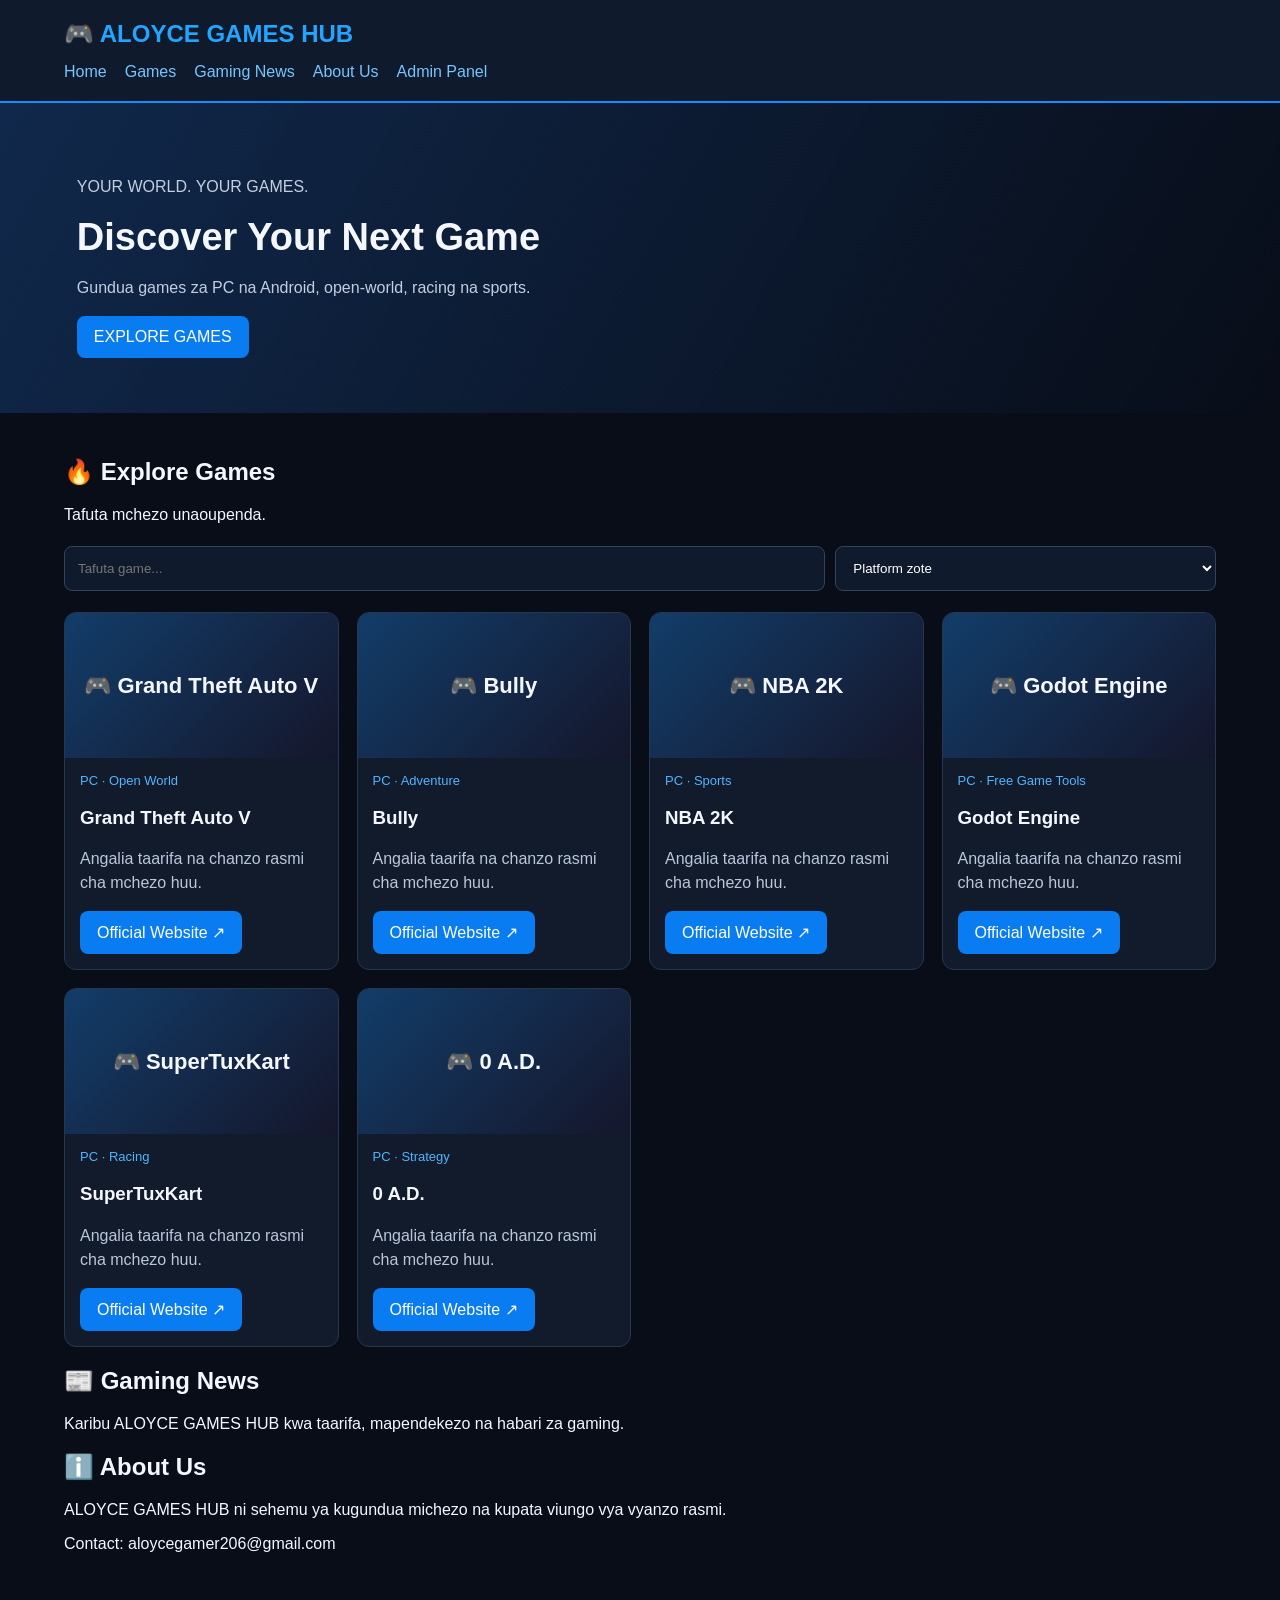
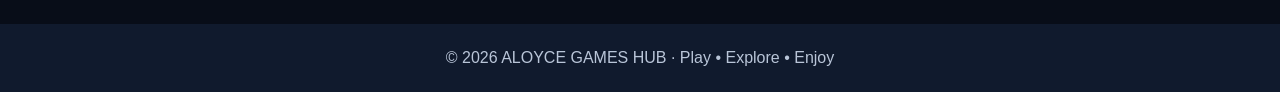
<file: index.html>
<!DOCTYPE html>
<html lang="sw">
<head>
  <meta charset="UTF-8">
  <meta name="viewport" content="width=device-width, initial-scale=1">
  <title>ALOYCE GAMES HUB</title>
  <style>
    *{box-sizing:border-box}
    body{margin:0;background:#080d18;color:#f5f7ff;font-family:Arial,sans-serif}
    header{padding:20px 5%;background:#101a2d;border-bottom:2px solid #168bff}
    .logo{font-size:24px;font-weight:bold;color:#22a5ff}
    nav{margin-top:15px;display:flex;gap:18px;flex-wrap:wrap}
    a{color:#75c5ff;text-decoration:none}
    .hero{padding:55px 6%;background:linear-gradient(120deg,#10284b,#080d18)}
    .hero h1{font-size:38px;margin:8px 0}
    .hero p{color:#c3cee0;line-height:1.6}
    button,.btn{background:#087cf0;color:white;border:0;padding:12px 17px;border-radius:8px;cursor:pointer;display:inline-block}
    input,select{padding:13px;border-radius:8px;border:1px solid #34435c;background:#101a2d;color:white;width:100%;margin:6px 0}
    main{padding:25px 5%}
    .filters{display:grid;grid-template-columns:2fr 1fr;gap:10px;margin:15px 0}
    .games{display:grid;grid-template-columns:repeat(auto-fit,minmax(220px,1fr));gap:18px}
    .card{background:#111b2c;border:1px solid #253751;border-radius:12px;overflow:hidden}
    .cover{height:145px;background:linear-gradient(135deg,#123d69,#15162b);display:grid;place-items:center;font-size:22px;font-weight:bold;text-align:center;padding:12px}
    .info{padding:15px}
    .info p{color:#bac7da;line-height:1.5}
    .tag{color:#50b4ff;font-size:13px}
    footer{padding:25px;text-align:center;background:#101a2d;color:#b9c5d8;margin-top:30px}
  </style>
</head>
<body>
<header>
  <div class="logo">🎮 ALOYCE GAMES HUB</div>
  <nav>
    <a href="#home">Home</a>
    <a href="#games">Games</a>
    <a href="#news">Gaming News</a>
    <a href="#about">About Us</a>
    <a href="admin.html">Admin Panel</a>
  </nav>
</header>

<section class="hero" id="home">
  <p>YOUR WORLD. YOUR GAMES.</p>
  <h1>Discover Your Next Game</h1>
  <p>Gundua games za PC na Android, open-world, racing na sports.</p>
  <a class="btn" href="#games">EXPLORE GAMES</a>
</section>

<main id="games">
  <h2>🔥 Explore Games</h2>
  <p>Tafuta mchezo unaoupenda.</p>
  <div class="filters">
    <input id="search" placeholder="Tafuta game..." oninput="renderGames()">
    <select id="platform" onchange="renderGames()">
      <option value="All">Platform zote</option>
      <option>PC</option>
      <option>Android</option>
    </select>
  </div>
  <div class="games" id="gameList"></div>

  <section id="news">
    <h2>📰 Gaming News</h2>
    <p>Karibu ALOYCE GAMES HUB kwa taarifa, mapendekezo na habari za gaming.</p>
  </section>
  <section id="about">
    <h2>ℹ️ About Us</h2>
    <p>ALOYCE GAMES HUB ni sehemu ya kugundua michezo na kupata viungo vya vyanzo rasmi.</p>
    <p>Contact: aloycegamer206@gmail.com</p>
  </section>
</main>

<footer>© 2026 ALOYCE GAMES HUB · Play • Explore • Enjoy</footer>

<script>
const games = [
  {name:"Grand Theft Auto V",platform:"PC",category:"Open World",url:"https://www.rockstargames.com/gta-v"},
  {name:"Bully",platform:"PC",category:"Adventure",url:"https://www.rockstargames.com/games"},
  {name:"NBA 2K",platform:"PC",category:"Sports",url:"https://nba.2k.com/"},
  {name:"Godot Engine",platform:"PC",category:"Free Game Tools",url:"https://godotengine.org/"},
  {name:"SuperTuxKart",platform:"PC",category:"Racing",url:"https://supertuxkart.net/"},
  {name:"0 A.D.",platform:"PC",category:"Strategy",url:"https://play0ad.com/"}
];

function renderGames(){
  const q=document.getElementById('search').value.toLowerCase();
  const p=document.getElementById('platform').value;
  const list=games.filter(g=>
    g.name.toLowerCase().includes(q) &&
    (p==="All" || g.platform===p)
  );
  document.getElementById('gameList').innerHTML=list.map(g=>`
  <article class="card">
    <div class="cover">🎮 ${g.name}</div>
    <div class="info">
      <div class="tag">${g.platform} · ${g.category}</div>
      <h3>${g.name}</h3>
      <p>Angalia taarifa na chanzo rasmi cha mchezo huu.</p>
      <a class="btn" href="${g.url}" target="_blank" rel="noopener">Official Website ↗</a>
    </div>
  </article>`).join('') || '<p>Hakuna game iliyopatikana.</p>';
}
renderGames();
</script>
</body>
</html>
</file>
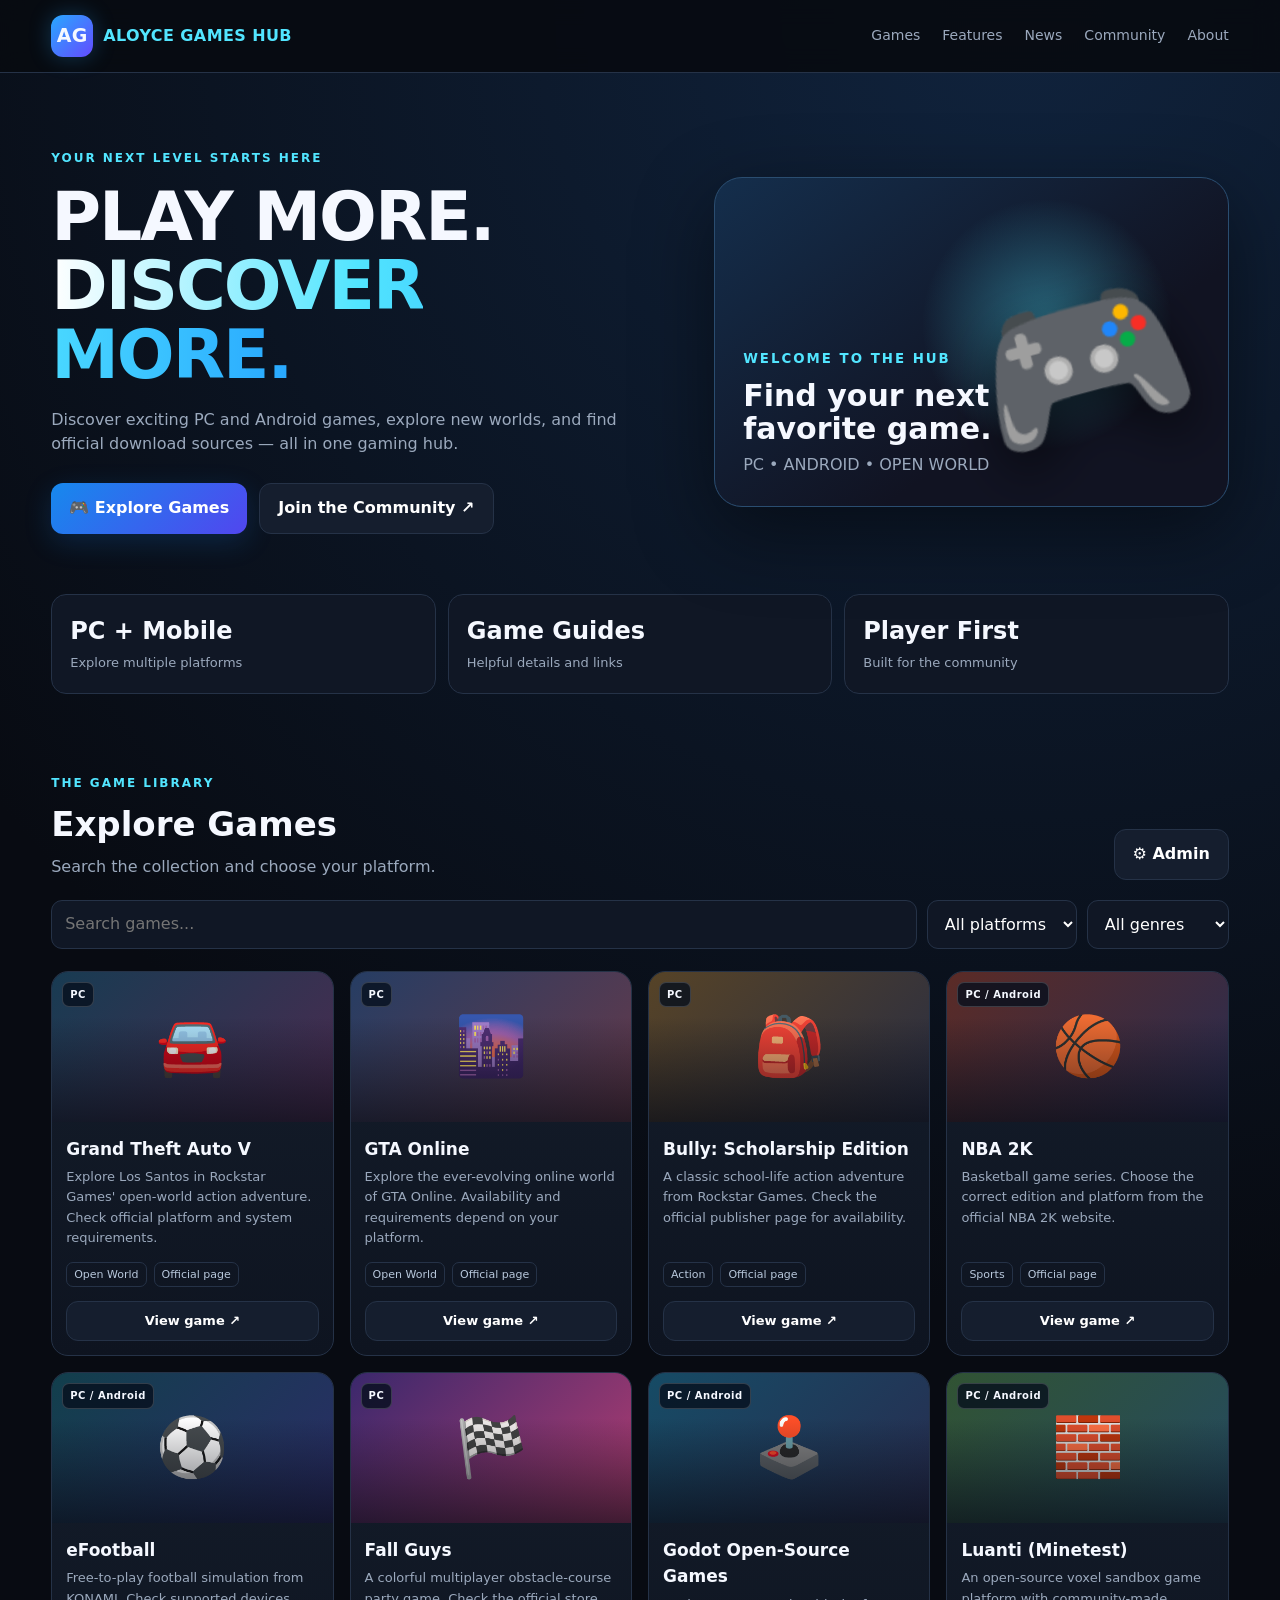
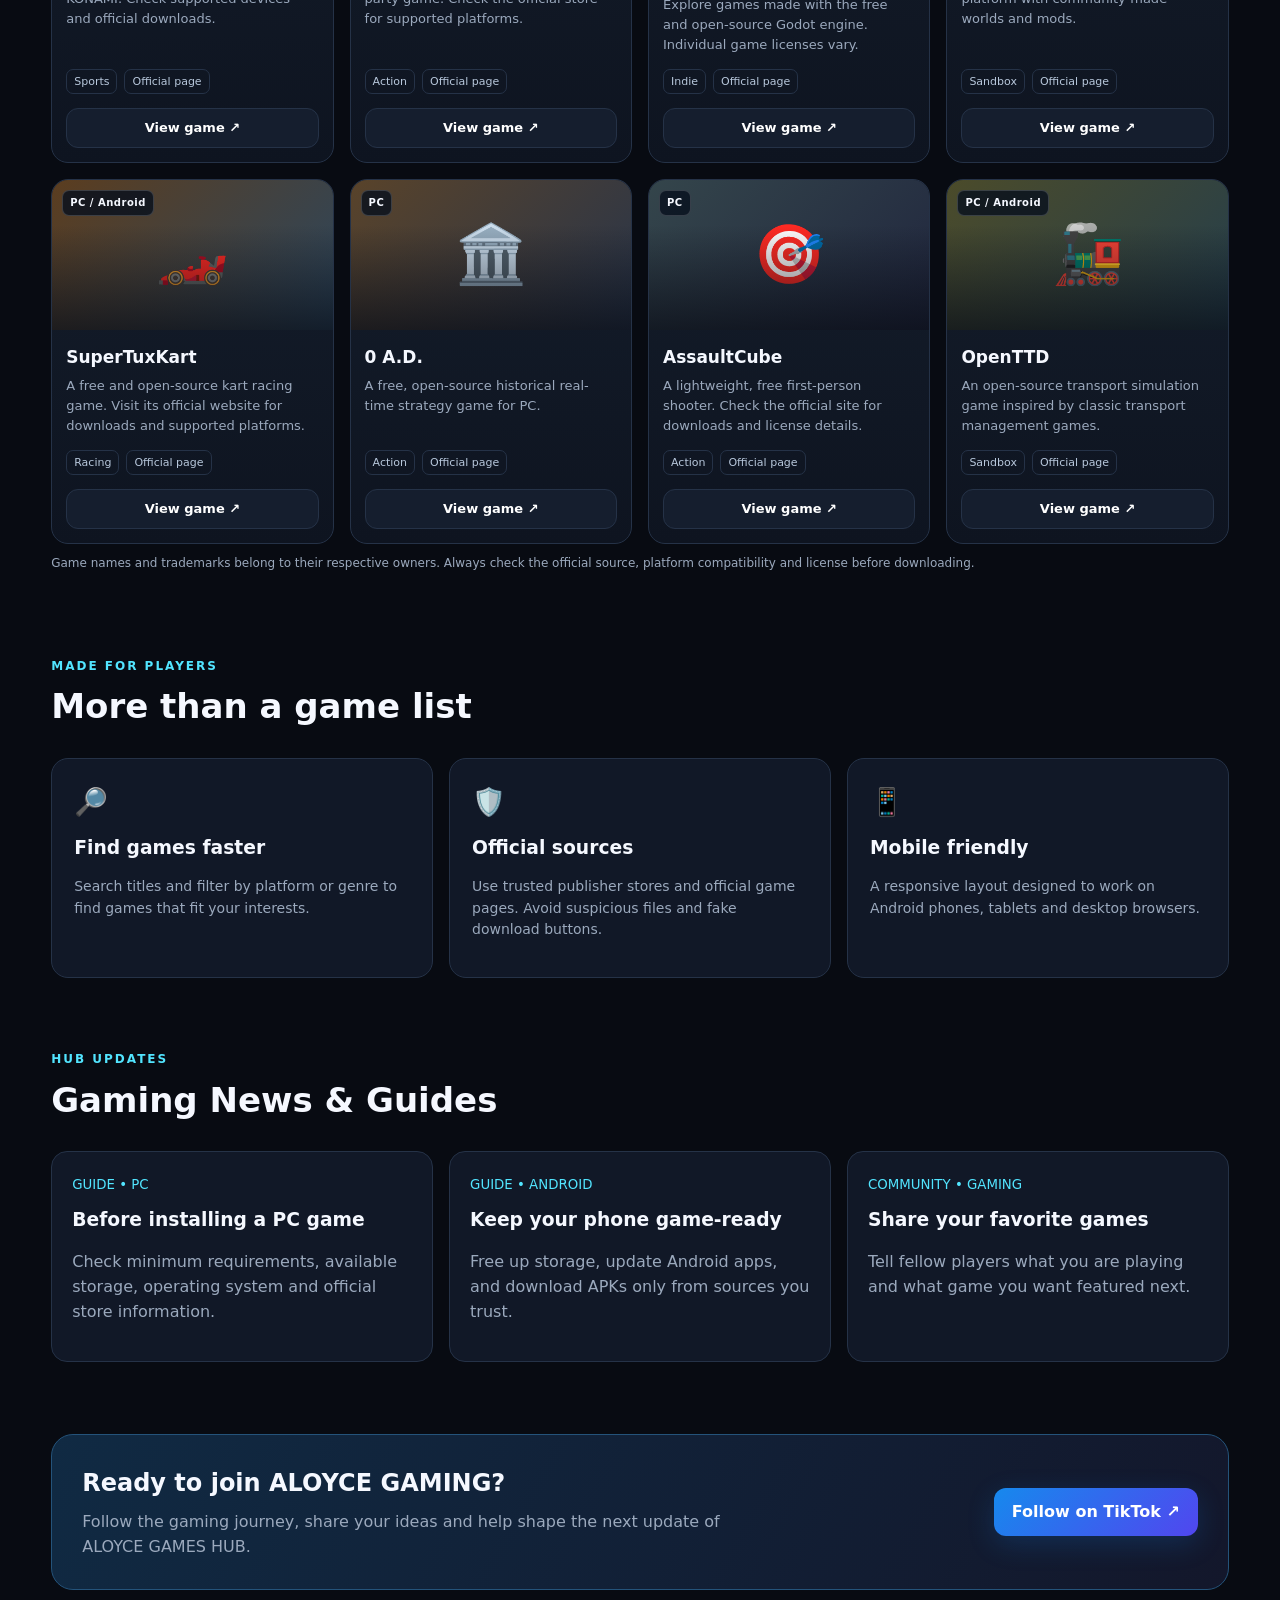
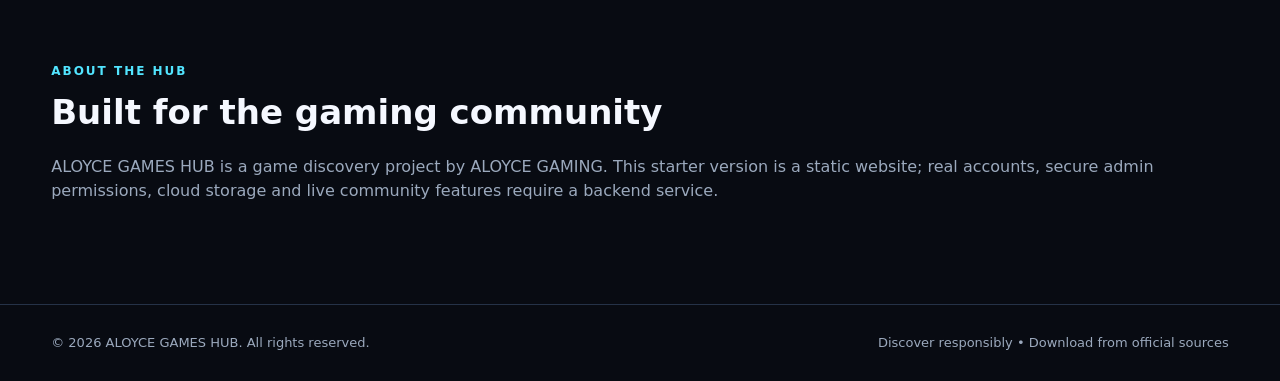
<file: aloyce-games-hub-index-1.html>
<!DOCTYPE html>
<html lang="en">
<head>
<meta charset="UTF-8">
<meta name="viewport" content="width=device-width, initial-scale=1">
<meta name="description" content="ALOYCE GAMES HUB — discover PC and Android games, official downloads, gaming news and community.">
<title>ALOYCE GAMES HUB | Game Store</title>
<style>
:root{--bg:#080b12;--panel:#111827;--panel2:#151e2e;--blue:#28a8ff;--cyan:#52e5ff;--text:#f5f8ff;--muted:#9ba9bd;--line:#253247;--green:#65e6a5}
*{box-sizing:border-box}html{scroll-behavior:smooth}body{margin:0;background:radial-gradient(circle at 80% 0,#10233d 0,transparent 35%),var(--bg);color:var(--text);font:16px/1.55 system-ui,-apple-system,Segoe UI,Roboto,Arial,sans-serif}a{color:inherit;text-decoration:none}button,input,select,textarea{font:inherit}button{cursor:pointer}.wrap{width:min(1180px,92%);margin:auto}.topbar{border-bottom:1px solid var(--line);background:#080b12eF;position:sticky;top:0;z-index:20;backdrop-filter:blur(12px)}.nav{min-height:72px;display:flex;align-items:center;justify-content:space-between;gap:18px}.brand{display:flex;align-items:center;gap:10px;font-weight:900;letter-spacing:.4px}.logo{display:grid;place-items:center;width:42px;height:42px;border-radius:12px;background:linear-gradient(135deg,var(--blue),#644bff);font-size:19px;box-shadow:0 0 22px #28a8ff45}.brand span:last-child{color:var(--cyan)}.links{display:flex;gap:22px;color:var(--muted);font-size:14px}.links a:hover{color:white}.menu{display:none;background:var(--panel);border:1px solid var(--line);color:white;border-radius:10px;padding:8px 12px}.hero{padding:76px 0 48px;display:grid;grid-template-columns:1.1fr .9fr;align-items:center;gap:34px}.eyebrow{color:var(--cyan);font-size:12px;font-weight:800;letter-spacing:2px;text-transform:uppercase}.hero h1{font-size:clamp(38px,6vw,68px);line-height:1.02;margin:14px 0 18px;letter-spacing:-2px}.gradient{background:linear-gradient(90deg,#fff,var(--cyan),var(--blue));color:transparent;background-clip:text}.hero p{color:var(--muted);max-width:590px}.actions{display:flex;gap:12px;flex-wrap:wrap;margin-top:26px}.btn{border:1px solid var(--line);padding:12px 18px;border-radius:12px;background:var(--panel2);color:white;font-weight:750;display:inline-flex;align-items:center;justify-content:center;gap:8px}.btn.primary{background:linear-gradient(135deg,#1689ed,#5146ef);border:0;box-shadow:0 8px 28px #167de533}.btn:hover{transform:translateY(-1px);filter:brightness(1.12)}.hero-art{min-height:330px;border:1px solid #2a4d70;border-radius:28px;overflow:hidden;position:relative;background:linear-gradient(145deg,#142e4c,#111322 65%);display:flex;align-items:end;padding:28px;box-shadow:0 24px 80px #0007}.hero-art:before{content:"";position:absolute;width:260px;height:260px;right:10%;top:5%;border-radius:50%;background:radial-gradient(circle,#4ce3ff66,transparent 68%)}.controller{position:absolute;right:7%;top:16%;font-size:clamp(90px,15vw,175px);filter:drop-shadow(0 20px 25px #0008);transform:rotate(-15deg)}.art-copy{position:relative;z-index:1}.art-copy small{color:var(--cyan);font-weight:800;letter-spacing:2px}.art-copy h2{font-size:30px;line-height:1.1;margin:8px 0}.stats{display:grid;grid-template-columns:repeat(3,1fr);gap:12px;margin:12px 0 52px}.stat{border:1px solid var(--line);background:#101725;border-radius:15px;padding:18px}.stat strong{display:block;font-size:24px}.stat span{font-size:13px;color:var(--muted)}section{padding:28px 0 44px}.section-head{display:flex;align-items:end;justify-content:space-between;gap:18px;margin-bottom:20px}.section-head h2{font-size:clamp(24px,3vw,34px);margin:5px 0}.muted{color:var(--muted)}.tools{display:flex;gap:10px;flex-wrap:wrap;margin-bottom:22px}.field{background:#101725;border:1px solid var(--line);border-radius:11px;padding:11px 13px;color:white;min-width:0}.search{flex:1;min-width:180px}.grid{display:grid;grid-template-columns:repeat(4,minmax(0,1fr));gap:16px}.game{border:1px solid var(--line);background:linear-gradient(180deg,#141d2b,#0e1420);border-radius:17px;overflow:hidden;transition:.2s;display:flex;flex-direction:column}.game:hover{transform:translateY(-4px);border-color:#327bb0;box-shadow:0 12px 32px #0004}.cover{height:150px;display:grid;place-items:center;font-size:58px;background:linear-gradient(135deg,var(--c1,#133a59),var(--c2,#31245b));position:relative}.cover:after{content:"";position:absolute;inset:0;background:linear-gradient(0deg,#070a12aa,transparent 70%)}.tag{position:absolute;z-index:1;left:10px;top:10px;background:#07101dcc;border:1px solid #ffffff2b;border-radius:7px;padding:4px 7px;font-size:10px;font-weight:800;letter-spacing:.5px}.game-body{padding:14px;display:flex;flex-direction:column;flex:1}.game h3{font-size:17px;margin:0 0 5px}.game p{font-size:13px;color:var(--muted);margin:0 0 14px;flex:1}.meta{display:flex;gap:7px;flex-wrap:wrap;font-size:11px;color:#b8c8dc;margin-bottom:14px}.pill{border:1px solid var(--line);padding:3px 7px;border-radius:7px}.game .btn{width:100%;padding:9px;font-size:13px}.empty{padding:28px;border:1px dashed var(--line);border-radius:14px;color:var(--muted);text-align:center;grid-column:1/-1}.feature-grid{display:grid;grid-template-columns:repeat(3,1fr);gap:16px}.feature{border:1px solid var(--line);background:var(--panel);padding:22px;border-radius:17px}.feature .ico{font-size:27px}.feature h3{margin:10px 0 5px}.feature p{color:var(--muted);font-size:14px}.news-grid{display:grid;grid-template-columns:repeat(3,1fr);gap:16px}.news{padding:20px;border:1px solid var(--line);background:var(--panel);border-radius:16px}.news small{color:var(--cyan)}.news h3{margin:8px 0}.community{border:1px solid #24537a;border-radius:22px;padding:30px;background:linear-gradient(120deg,#102a43,#13172b);display:flex;justify-content:space-between;align-items:center;gap:20px}.community h2{margin:0 0 8px}.community p{color:var(--muted);margin:0;max-width:650px}footer{border-top:1px solid var(--line);padding:28px 0;color:var(--muted);font-size:13px;margin-top:20px}.foot{display:flex;justify-content:space-between;gap:15px;flex-wrap:wrap}.modal{position:fixed;inset:0;background:#000b;z-index:50;display:none;align-items:center;justify-content:center;padding:18px}.modal.open{display:flex}.modal-box{width:min(560px,100%);max-height:90vh;overflow:auto;background:#111a29;border:1px solid var(--line);border-radius:20px;padding:24px}.modal-top{display:flex;justify-content:space-between;gap:15px;align-items:start}.close{background:transparent;border:1px solid var(--line);color:white;border-radius:9px;padding:6px 10px}.modal-box label{display:block;color:var(--muted);font-size:13px;margin:12px 0 5px}.modal-box .field{width:100%}.notice{font-size:12px;color:var(--muted);margin-top:10px}.admin-row{display:flex;gap:10px;flex-wrap:wrap;margin-top:14px}.admin-row>*{flex:1}.hide{display:none!important}
@media(max-width:900px){.grid{grid-template-columns:repeat(2,minmax(0,1fr))}.hero{grid-template-columns:1fr;padding-top:50px}.hero-art{min-height:260px}.feature-grid,.news-grid{grid-template-columns:1fr}.links{display:none}.links.open{display:flex;position:absolute;left:4%;right:4%;top:68px;background:#101725;border:1px solid var(--line);padding:18px;border-radius:13px;flex-direction:column}.menu{display:block}}
@media(max-width:480px){.grid{grid-template-columns:1fr 1fr;gap:10px}.cover{height:112px;font-size:43px}.game-body{padding:10px}.game h3{font-size:14px}.game p{font-size:12px}.game .btn{font-size:11px;padding:8px}.hero h1{letter-spacing:-1px}.stats{gap:7px}.stat{padding:12px}.stat strong{font-size:19px}.stat span{font-size:11px}.community{align-items:start;flex-direction:column}}
</style>
</head>
<body>
<header class="topbar"><div class="wrap nav">
<a class="brand" href="#home"><span class="logo">AG</span><span>ALOYCE <span>GAMES HUB</span></span></a>
<nav class="links" id="navlinks"><a href="#games">Games</a><a href="#features">Features</a><a href="#news">News</a><a href="#community">Community</a><a href="#about">About</a></nav>
<button class="menu" id="menuBtn" aria-label="Open navigation">☰</button>
</div></header>
<main>
<div class="wrap" id="home">
<div class="hero">
<div><div class="eyebrow">YOUR NEXT LEVEL STARTS HERE</div><h1>PLAY MORE.<br><span class="gradient">DISCOVER MORE.</span></h1><p>Discover exciting PC and Android games, explore new worlds, and find official download sources — all in one gaming hub.</p><div class="actions"><a class="btn primary" href="#games">🎮 Explore Games</a><a class="btn" href="#community">Join the Community ↗</a></div></div>
<div class="hero-art"><div class="controller">🎮</div><div class="art-copy"><small>WELCOME TO THE HUB</small><h2>Find your next<br>favorite game.</h2><span class="muted">PC • ANDROID • OPEN WORLD</span></div></div>
</div>
<div class="stats"><div class="stat"><strong>PC + Mobile</strong><span>Explore multiple platforms</span></div><div class="stat"><strong>Game Guides</strong><span>Helpful details and links</span></div><div class="stat"><strong>Player First</strong><span>Built for the community</span></div></div>
</div>
<section id="games"><div class="wrap">
<div class="section-head"><div><div class="eyebrow">THE GAME LIBRARY</div><h2>Explore Games</h2><div class="muted">Search the collection and choose your platform.</div></div><button class="btn" id="adminBtn">⚙ Admin</button></div>
<div class="tools"><input id="search" class="field search" placeholder="Search games..." aria-label="Search games"><select id="platform" class="field"><option value="all">All platforms</option><option>PC</option><option>Android</option><option>PC / Android</option></select><select id="genre" class="field"><option value="all">All genres</option><option>Open World</option><option>Sports</option><option>Racing</option><option>Action</option><option>Sandbox</option><option>Indie</option></select></div>
<div id="gameGrid" class="grid"></div><p class="notice">Game names and trademarks belong to their respective owners. Always check the official source, platform compatibility and license before downloading.</p>
</div></section>
<section id="features"><div class="wrap"><div class="section-head"><div><div class="eyebrow">MADE FOR PLAYERS</div><h2>More than a game list</h2></div></div><div class="feature-grid">
<article class="feature"><div class="ico">🔎</div><h3>Find games faster</h3><p>Search titles and filter by platform or genre to find games that fit your interests.</p></article>
<article class="feature"><div class="ico">🛡️</div><h3>Official sources</h3><p>Use trusted publisher stores and official game pages. Avoid suspicious files and fake download buttons.</p></article>
<article class="feature"><div class="ico">📱</div><h3>Mobile friendly</h3><p>A responsive layout designed to work on Android phones, tablets and desktop browsers.</p></article>
</div></div></section>
<section id="news"><div class="wrap"><div class="section-head"><div><div class="eyebrow">HUB UPDATES</div><h2>Gaming News & Guides</h2></div></div><div class="news-grid">
<article class="news"><small>GUIDE • PC</small><h3>Before installing a PC game</h3><p class="muted">Check minimum requirements, available storage, operating system and official store information.</p></article>
<article class="news"><small>GUIDE • ANDROID</small><h3>Keep your phone game-ready</h3><p class="muted">Free up storage, update Android apps, and download APKs only from sources you trust.</p></article>
<article class="news"><small>COMMUNITY • GAMING</small><h3>Share your favorite games</h3><p class="muted">Tell fellow players what you are playing and what game you want featured next.</p></article>
</div></div></section>
<section id="community"><div class="wrap"><div class="community"><div><h2>Ready to join ALOYCE GAMING?</h2><p>Follow the gaming journey, share your ideas and help shape the next update of ALOYCE GAMES HUB.</p></div><a class="btn primary" href="https://www.tiktok.com/@aloyce_gamer206" target="_blank" rel="noopener">Follow on TikTok ↗</a></div></div></section>
<section id="about"><div class="wrap"><div class="section-head"><div><div class="eyebrow">ABOUT THE HUB</div><h2>Built for the gaming community</h2><p class="muted">ALOYCE GAMES HUB is a game discovery project by ALOYCE GAMING. This starter version is a static website; real accounts, secure admin permissions, cloud storage and live community features require a backend service.</p></div></div></div></section>
</main>
<footer><div class="wrap foot"><div>© <span id="year"></span> ALOYCE GAMES HUB. All rights reserved.</div><div>Discover responsibly • Download from official sources</div></div></footer>
<div class="modal" id="gameModal" role="dialog" aria-modal="true"><div class="modal-box"><div class="modal-top"><div><div class="eyebrow">GAME DETAILS</div><h2 id="modalTitle">Game</h2></div><button class="close" data-close="gameModal">✕</button></div><p id="modalDesc" class="muted"></p><div id="modalMeta" class="meta"></div><a id="officialLink" class="btn primary" target="_blank" rel="noopener">Open official page ↗</a><p class="notice">Availability, price and compatibility may vary by country and device. This link opens an external official page.</p></div></div>
<div class="modal" id="adminModal" role="dialog" aria-modal="true"><div class="modal-box"><div class="modal-top"><div><div class="eyebrow">LOCAL DEMO TOOL</div><h2>Add a game</h2></div><button class="close" data-close="adminModal">✕</button></div><p class="muted">This demo saves games only in this browser using local storage. It is not a secure online admin panel.</p><form id="adminForm"><label for="gname">Game title</label><input class="field" id="gname" required maxlength="70" placeholder="Game title"><label for="gplatform">Platform</label><select class="field" id="gplatform"><option>PC</option><option>Android</option><option>PC / Android</option></select><label for="ggenre">Genre</label><select class="field" id="ggenre"><option>Open World</option><option>Sports</option><option>Racing</option><option>Action</option><option>Sandbox</option><option>Indie</option></select><label for="gdesc">Description</label><textarea class="field" id="gdesc" required maxlength="240" rows="3" placeholder="Short description"></textarea><label for="glink">Official page URL (https://)</label><input class="field" id="glink" type="url" required placeholder="https://..."><div class="admin-row"><button class="btn primary" type="submit">Add game</button><button class="btn" type="button" id="exportBtn">Export game list</button></div></form><p id="adminStatus" class="notice"></p></div></div>
<script>
const seedGames=[
{id:"gta5",name:"Grand Theft Auto V",platform:"PC",genre:"Open World",desc:"Explore Los Santos in Rockstar Games' open-world action adventure. Check official platform and system requirements.",emoji:"🚘",c1:"#183b52",c2:"#4b2b50",url:"https://www.rockstargames.com/gta-v"},
{id:"gtaonline",name:"GTA Online",platform:"PC",genre:"Open World",desc:"Explore the ever-evolving online world of GTA Online. Availability and requirements depend on your platform.",emoji:"🌆",c1:"#263d63",c2:"#66394a",url:"https://www.rockstargames.com/gta-online"},
{id:"bully",name:"Bully: Scholarship Edition",platform:"PC",genre:"Action",desc:"A classic school-life action adventure from Rockstar Games. Check the official publisher page for availability.",emoji:"🎒",c1:"#564327",c2:"#292d42",url:"https://www.rockstargames.com/"},
{id:"nba2k",name:"NBA 2K",platform:"PC / Android",genre:"Sports",desc:"Basketball game series. Choose the correct edition and platform from the official NBA 2K website.",emoji:"🏀",c1:"#5b2b26",c2:"#282c51",url:"https://nba.2k.com/"},
{id:"efootball",name:"eFootball",platform:"PC / Android",genre:"Sports",desc:"Free-to-play football simulation from KONAMI. Check supported devices and official downloads.",emoji:"⚽",c1:"#123f4c",c2:"#2b2c67",url:"https://www.konami.com/efootball/"},
{id:"fallguys",name:"Fall Guys",platform:"PC",genre:"Action",desc:"A colorful multiplayer obstacle-course party game. Check the official store for supported platforms.",emoji:"🏁",c1:"#3b286c",c2:"#b33d71",url:"https://www.fallguys.com/"},
{id:"godot",name:"Godot Open-Source Games",platform:"PC / Android",genre:"Indie",desc:"Explore games made with the free and open-source Godot engine. Individual game licenses vary.",emoji:"🕹️",c1:"#164b65",c2:"#282c50",url:"https://godotengine.org/"},
{id:"minetest",name:"Luanti (Minetest)",platform:"PC / Android",genre:"Sandbox",desc:"An open-source voxel sandbox game platform with community-made worlds and mods.",emoji:"🧱",c1:"#315333",c2:"#244a61",url:"https://www.luanti.org/"},
{id:"superTuxKart",name:"SuperTuxKart",platform:"PC / Android",genre:"Racing",desc:"A free and open-source kart racing game. Visit its official website for downloads and supported platforms.",emoji:"🏎️",c1:"#5b3d1f",c2:"#2b465e",url:"https://supertuxkart.net/"},
{id:"0ad",name:"0 A.D.",platform:"PC",genre:"Action",desc:"A free, open-source historical real-time strategy game for PC.",emoji:"🏛️",c1:"#59432a",c2:"#27344a",url:"https://play0ad.com/"},
{id:"assaultcube",name:"AssaultCube",platform:"PC",genre:"Action",desc:"A lightweight, free first-person shooter. Check the official site for downloads and license details.",emoji:"🎯",c1:"#34454b",c2:"#20263e",url:"https://assault.cubers.net/"},
{id:"openttd",name:"OpenTTD",platform:"PC / Android",genre:"Sandbox",desc:"An open-source transport simulation game inspired by classic transport management games.",emoji:"🚂",c1:"#4b4b2a",c2:"#243e4c",url:"https://www.openttd.org/"}
];
const storageKey="aloyceGamesHubCustomV1";
let custom=[];try{custom=JSON.parse(localStorage.getItem(storageKey)||"[]");if(!Array.isArray(custom))custom=[]}catch(e){custom=[]}
const allGames=()=>[...seedGames,...custom];
const grid=document.getElementById("gameGrid");
function esc(s){return String(s).replace(/[&<>"']/g,c=>({"&":"&amp;","<":"&lt;",">":"&gt;",'"':"&quot;","'":"&#39;"}[c]))}
function render(){const q=document.getElementById("search").value.trim().toLowerCase(),p=document.getElementById("platform").value,g=document.getElementById("genre").value;const list=allGames().filter(x=>(x.name+" "+x.desc+" "+x.genre+" "+x.platform).toLowerCase().includes(q)&&(p==="all"||x.platform===p||x.platform==="PC / Android"&&p!=="all")&&(g==="all"||x.genre===g));grid.innerHTML=list.length?list.map(x=>`<article class="game"><div class="cover" style="--c1:${esc(x.c1||"#183b52")};--c2:${esc(x.c2||"#31245b")}"><span class="tag">${esc(x.platform)}</span><span>${esc(x.emoji||"🎮")}</span></div><div class="game-body"><h3>${esc(x.name)}</h3><p>${esc(x.desc)}</p><div class="meta"><span class="pill">${esc(x.genre)}</span><span class="pill">Official page</span></div><button class="btn" data-game="${esc(x.id)}">View game ↗</button></div></article>`).join(""):`<div class="empty">No games found. Try a different search or filter.</div>`}
grid.addEventListener("click",e=>{const b=e.target.closest("[data-game]");if(!b)return;const x=allGames().find(z=>z.id===b.dataset.game);if(!x)return;document.getElementById("modalTitle").textContent=x.name;document.getElementById("modalDesc").textContent=x.desc;document.getElementById("modalMeta").innerHTML=`<span class="pill">${esc(x.platform)}</span><span class="pill">${esc(x.genre)}</span>`;const link=document.getElementById("officialLink");link.href=x.url;document.getElementById("gameModal").classList.add("open")});
["search","platform","genre"].forEach(id=>document.getElementById(id).addEventListener(id==="search"?"input":"change",render));
document.querySelectorAll("[data-close]").forEach(b=>b.addEventListener("click",()=>document.getElementById(b.dataset.close).classList.remove("open")));
document.querySelectorAll(".modal").forEach(m=>m.addEventListener("click",e=>{if(e.target===m)m.classList.remove("open")}));
document.getElementById("adminBtn").addEventListener("click",()=>document.getElementById("adminModal").classList.add("open"));
document.getElementById("adminForm").addEventListener("submit",e=>{e.preventDefault();const name=document.getElementById("gname").value.trim(),url=document.getElementById("glink").value.trim();try{const u=new URL(url);if(u.protocol!=="https:")throw new Error()}catch(_){document.getElementById("adminStatus").textContent="Please enter a valid HTTPS URL.";return}custom.push({id:"custom-"+Date.now(),name,platform:document.getElementById("gplatform").value,genre:document.getElementById("ggenre").value,desc:document.getElementById("gdesc").value.trim(),url,emoji:"🎮",c1:"#16445b",c2:"#34245b"});localStorage.setItem(storageKey,JSON.stringify(custom));render();e.target.reset();document.getElementById("adminStatus").textContent="Game added in this browser only.";});
document.getElementById("exportBtn").addEventListener("click",()=>{const blob=new Blob([JSON.stringify(allGames(),null,2)],{type:"application/json"});const a=document.createElement("a");a.href=URL.createObjectURL(blob);a.download="aloyce-games-hub-catalog.json";a.click();URL.revokeObjectURL(a.href);});
document.getElementById("menuBtn").addEventListener("click",()=>document.getElementById("navlinks").classList.toggle("open"));
document.querySelectorAll("#navlinks a").forEach(a=>a.addEventListener("click",()=>document.getElementById("navlinks").classList.remove("open")));
document.getElementById("year").textContent=new Date().getFullYear();render();
</script>
</body></html>
</file>
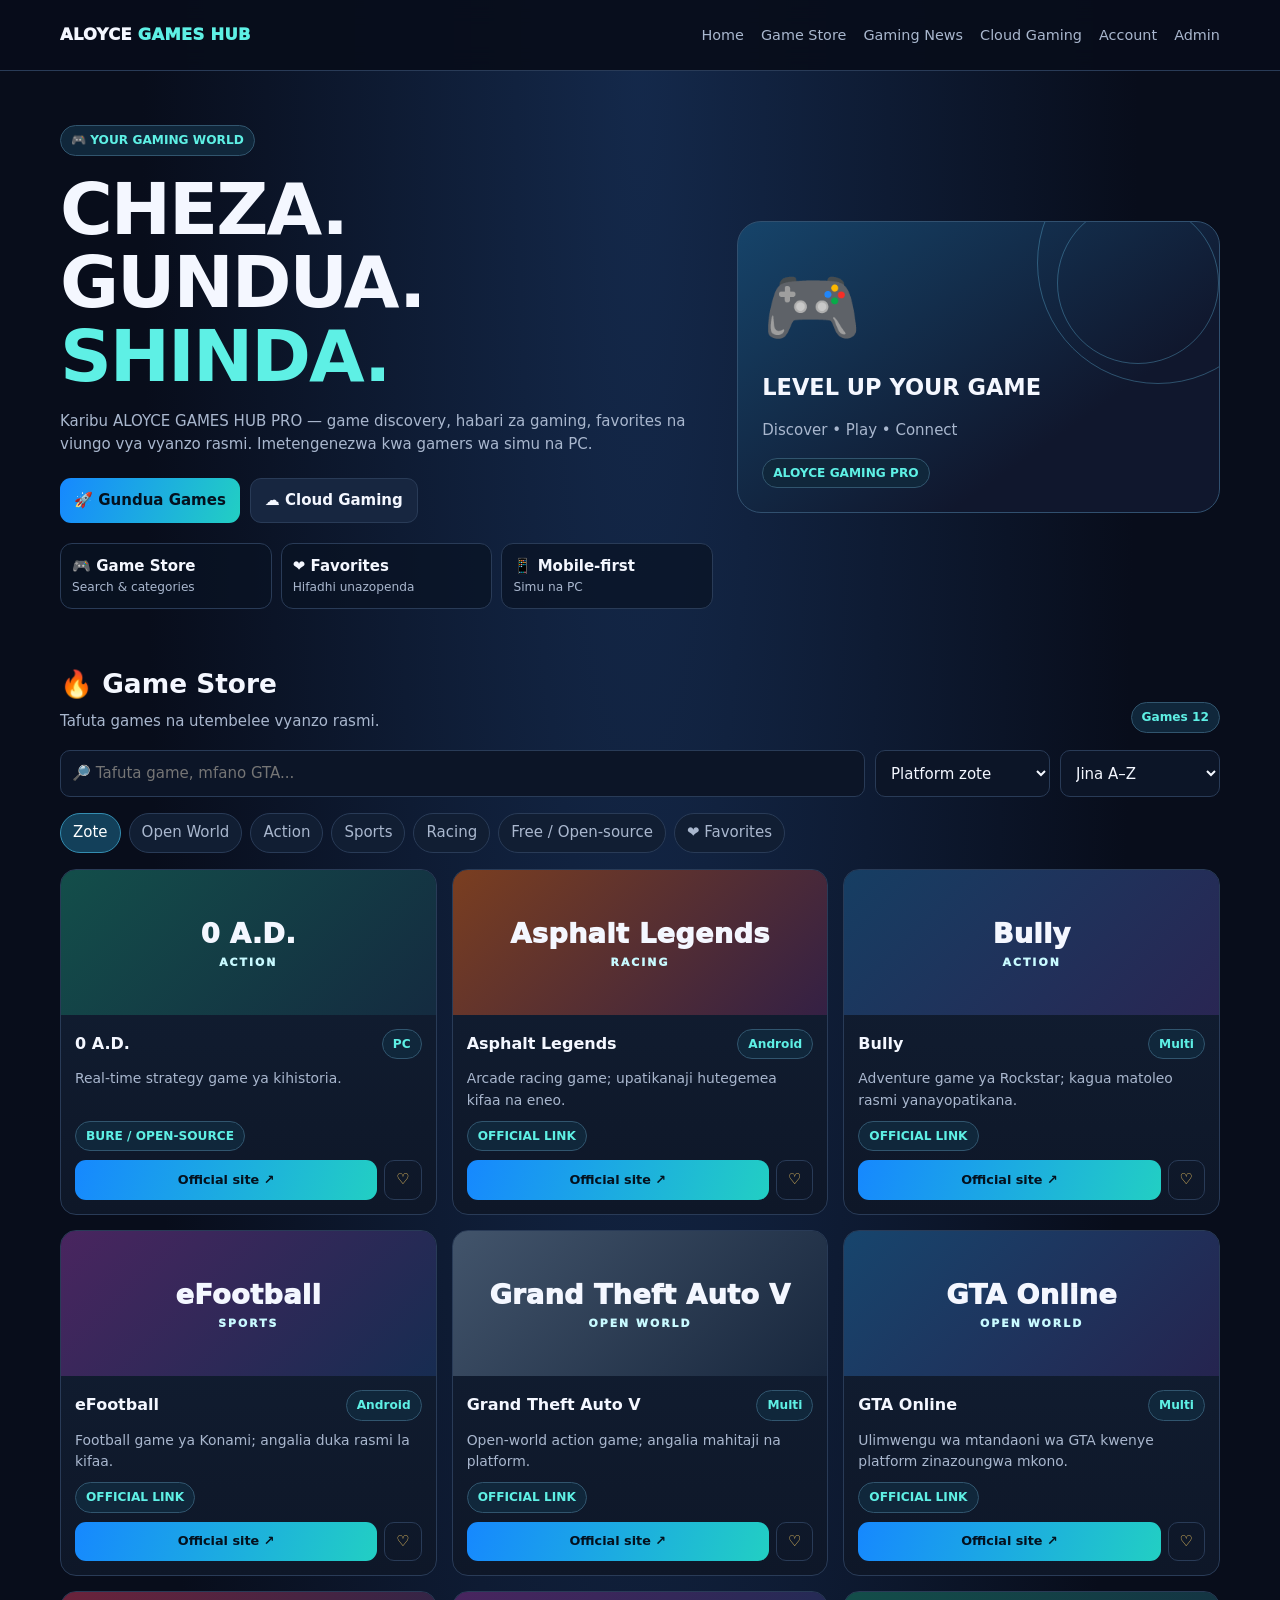
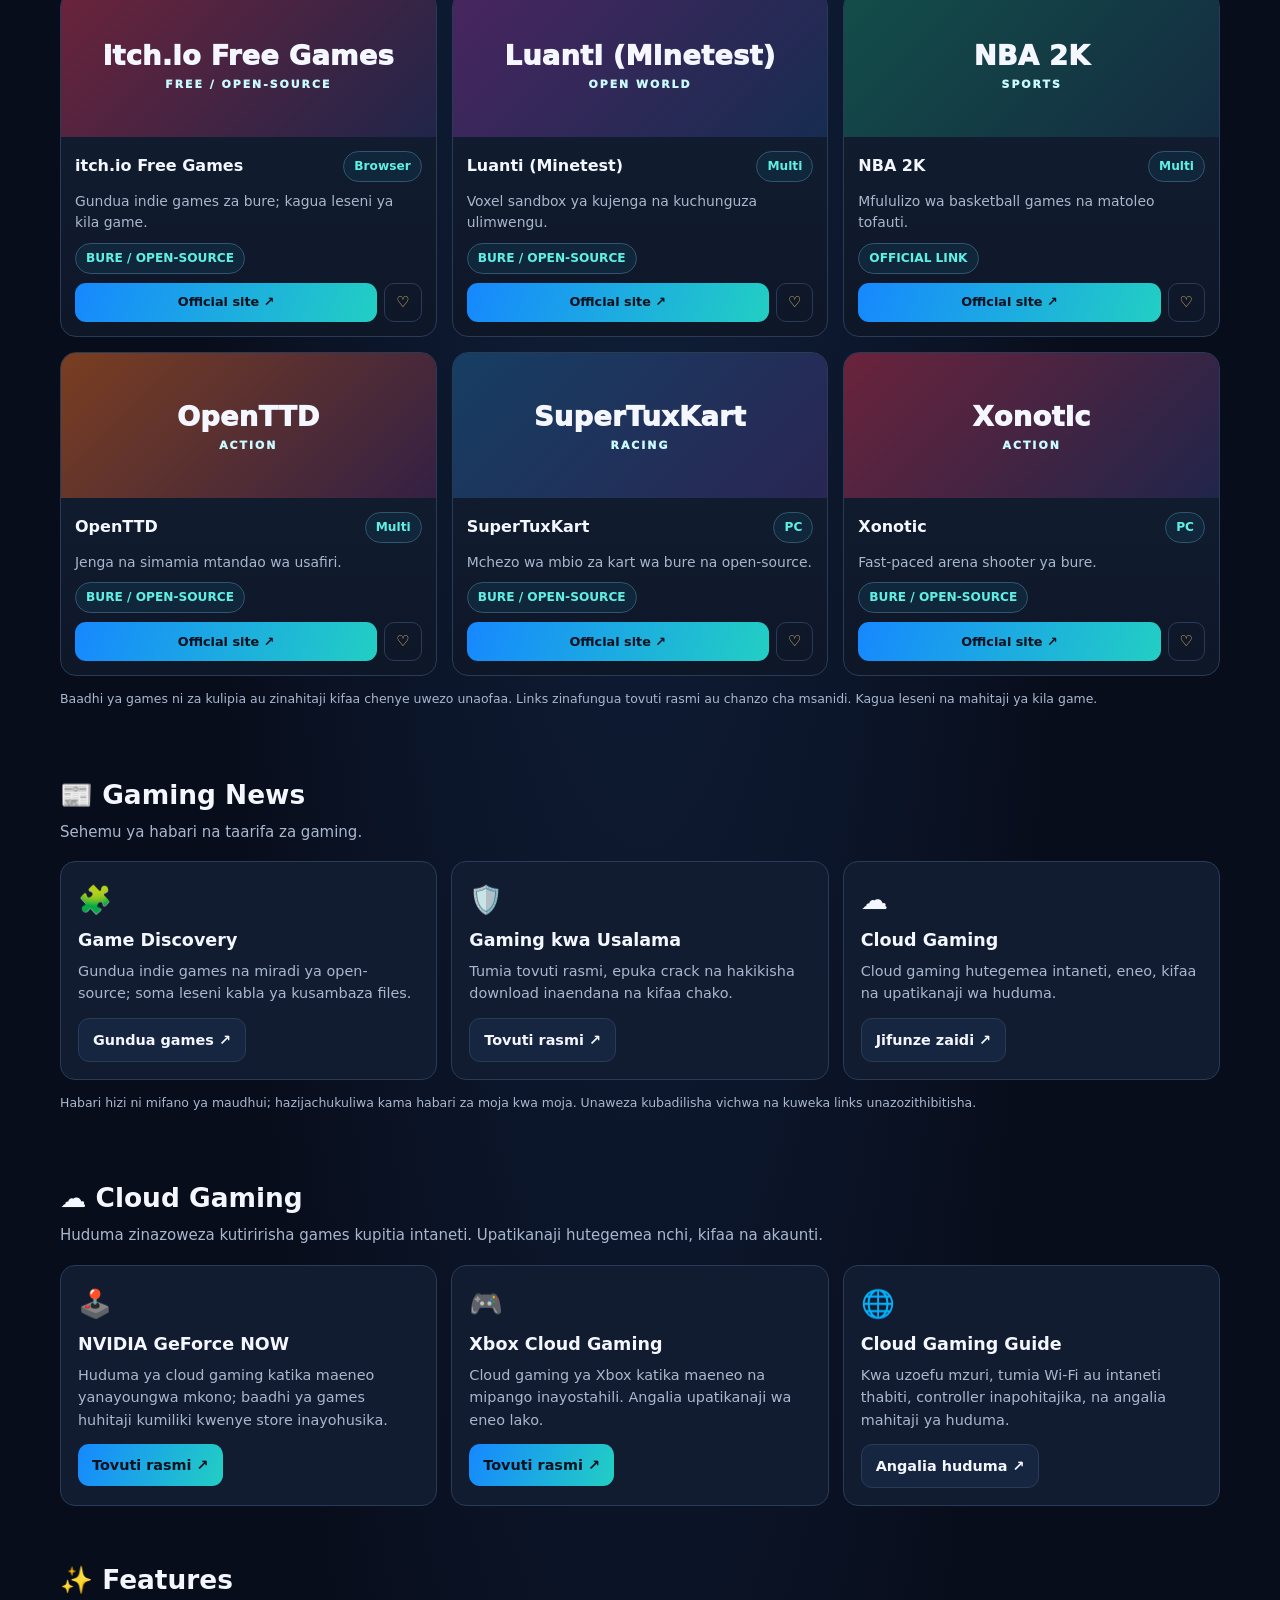
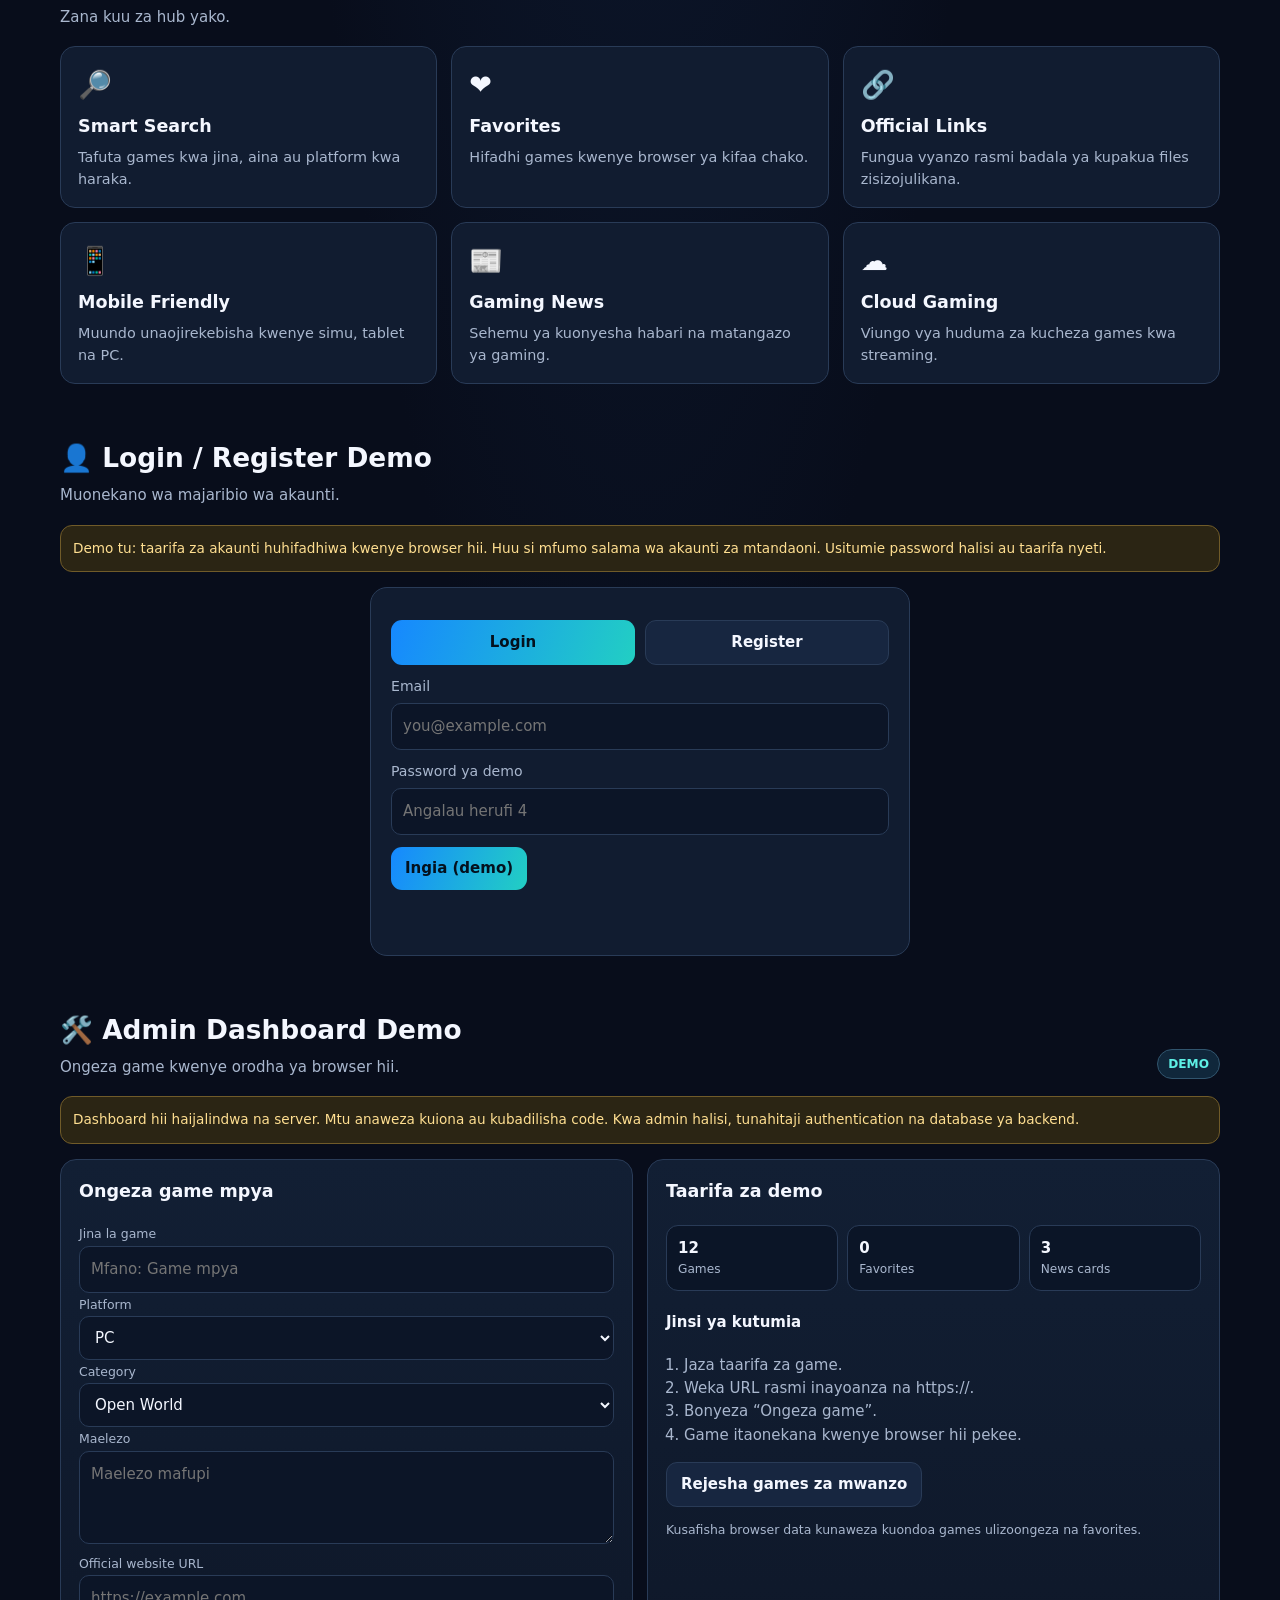
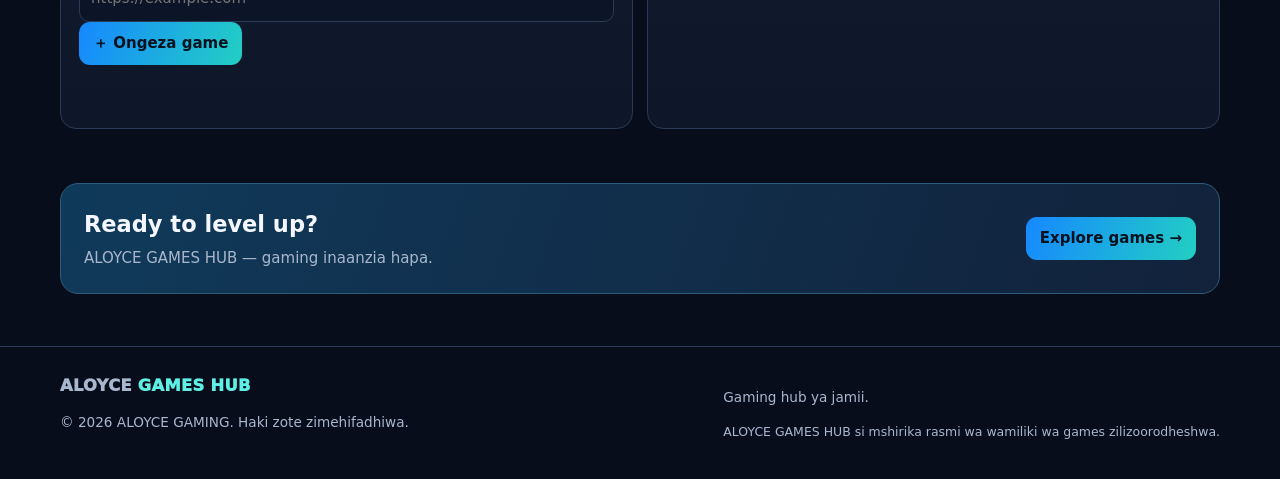
<file: aloyce-games-hub.html>
<!doctype html>
<html lang="sw">
<head>
<meta charset="utf-8">
<meta name="viewport" content="width=device-width,initial-scale=1">
<meta name="theme-color" content="#080d1b">
<meta name="description" content="ALOYCE GAMES HUB PRO — games, news, favorites and cloud gaming discovery.">
<title>ALOYCE GAMES HUB PRO</title>
<style>
:root{--bg:#080d1b;--panel:#111c30;--panel2:#172640;--line:#293b57;--txt:#f4f7ff;--muted:#a9b7ce;--cyan:#5ef0e5;--blue:#35a7ff;--gold:#ffd166;--red:#ff6b8a}
*{box-sizing:border-box}html{scroll-behavior:smooth}body{margin:0;background:radial-gradient(ellipse at top,#14294b 0,#080d1b 55%);color:var(--txt);font:15px/1.55 system-ui,-apple-system,Segoe UI,Arial,sans-serif}a{color:inherit;text-decoration:none}button,input,select,textarea{font:inherit}button{cursor:pointer}.wrap{width:min(1160px,92%);margin:auto}.top{position:sticky;top:0;z-index:30;background:#080d1bf0;border-bottom:1px solid var(--line);backdrop-filter:blur(12px)}.nav{display:flex;align-items:center;justify-content:space-between;gap:16px;min-height:70px}.brand{font-size:1.02rem;font-weight:950;letter-spacing:.3px}.brand span,.accent{color:var(--cyan)}.navlinks{display:flex;gap:17px;align-items:center;color:var(--muted);font-size:.9rem}.navlinks a:hover{color:var(--cyan)}.menu{display:none;border:1px solid var(--line);border-radius:10px;background:var(--panel2);color:white;padding:8px 11px}.btn{display:inline-flex;align-items:center;justify-content:center;gap:7px;padding:10px 14px;border:1px solid var(--line);border-radius:11px;background:var(--panel2);color:var(--txt);font-weight:800;cursor:pointer}.btn.primary{background:linear-gradient(110deg,#1688ff,#22cfc3);border:0;color:#04111e}.btn.danger{border-color:#703248;color:#ffb4c4}.btn:hover{filter:brightness(1.1);transform:translateY(-1px)}.hero{padding:54px 0 28px}.hero-grid{display:grid;grid-template-columns:1.15fr .85fr;gap:24px;align-items:center}.eyebrow,.tag{display:inline-block;border:1px solid #31556e;background:#10273b;color:var(--cyan);border-radius:99px;padding:5px 10px;font-size:.76rem;font-weight:800}.hero h1{font-size:clamp(2.5rem,6.5vw,4.5rem);line-height:1.02;letter-spacing:-2px;margin:17px 0}.muted,.hero p{color:var(--muted)}.hero p{max-width:650px}.actions{display:flex;flex-wrap:wrap;gap:10px;margin-top:21px}.hero-art{position:relative;overflow:hidden;border:1px solid #31506f;border-radius:24px;padding:24px;min-height:275px;background:linear-gradient(145deg,#16446a,#10172d 70%)}.hero-art:before{content:"";position:absolute;width:240px;height:240px;border:1px solid #6bc7ee55;border-radius:50%;right:-60px;top:-80px}.hero-art:after{content:"";position:absolute;width:160px;height:160px;border:1px solid #6bc7ee55;border-radius:50%;right:0;top:-20px}.controller{font-size:5rem;position:relative;z-index:1}.hero-art h2,.hero-art p,.hero-art .tag{position:relative;z-index:1}.hero-art h2{margin:0}.stats{display:grid;grid-template-columns:repeat(3,1fr);gap:9px;margin-top:20px}.stat{background:#091323b8;border:1px solid var(--line);padding:11px;border-radius:12px}.stat strong,.stat small{display:block}.stat small{color:var(--muted);font-size:.76rem}section{padding:27px 0;scroll-margin-top:80px}.section-head{display:flex;justify-content:space-between;align-items:end;gap:14px;margin-bottom:17px}.section-head h2{margin:0;font-size:1.65rem}.section-head p{margin:5px 0 0;color:var(--muted)}.toolbar{display:grid;grid-template-columns:1fr 175px 160px;gap:10px;margin:16px 0}.field{width:100%;background:#0c1527;color:var(--txt);border:1px solid var(--line);border-radius:10px;padding:11px;outline:none}.field:focus{border-color:var(--blue)}.chips{display:flex;gap:8px;flex-wrap:wrap;margin-bottom:16px}.chip{background:#111e33;border:1px solid var(--line);border-radius:99px;padding:7px 12px;color:var(--muted)}.chip.active,.chip:hover{background:#13405a;color:white;border-color:#348db1}.game-grid{display:grid;grid-template-columns:repeat(3,minmax(0,1fr));gap:15px}.game-card,.panel{background:linear-gradient(180deg,#121f34,#0e1728);border:1px solid var(--line);border-radius:16px;overflow:hidden}.game-card{display:flex;flex-direction:column;min-width:0;transition:.2s}.game-card:hover{transform:translateY(-3px);border-color:#3989b7}.cover{height:145px;display:grid;place-content:center;text-align:center;padding:12px;font-size:1.7rem;font-weight:950;letter-spacing:.3px;background:linear-gradient(135deg,#163e63,#292653)}.cover small{display:block;font-size:.68rem;letter-spacing:2px;color:#c8faff}.c1{background:linear-gradient(135deg,#134e4a,#142b40)}.c2{background:linear-gradient(135deg,#49255f,#172c51)}.c3{background:linear-gradient(135deg,#7a3e20,#342044)}.c4{background:linear-gradient(135deg,#6b233b,#20254a)}.c5{background:linear-gradient(135deg,#42546b,#18273d)}.c6{background:linear-gradient(135deg,#17456d,#25244f)}.card-body{padding:14px;display:flex;flex-direction:column;gap:9px;flex:1}.card-top{display:flex;align-items:center;justify-content:space-between;gap:8px}.card-top h3{font-size:1rem;margin:0}.card-body p{color:var(--muted);font-size:.87rem;margin:0;flex:1}.card-actions{display:flex;gap:7px}.card-actions .btn{flex:1;font-size:.8rem;padding:8px 7px}.fav{border:1px solid var(--line);border-radius:10px;background:transparent;color:var(--gold);padding:7px 11px}.empty{grid-column:1/-1;text-align:center;border:1px dashed var(--line);border-radius:15px;padding:26px;color:var(--muted)}.three{display:grid;grid-template-columns:repeat(3,minmax(0,1fr));gap:14px}.feature,.news-card,.cloud-card{padding:17px;background:var(--panel);border:1px solid var(--line);border-radius:15px}.feature h3,.news-card h3,.cloud-card h3{margin:6px 0}.feature p,.news-card p,.cloud-card p{margin:0;color:var(--muted);font-size:.9rem}.icon{font-size:1.7rem}.callout{background:linear-gradient(110deg,#103a5a,#12223b);border:1px solid #2d5c7a;border-radius:18px;padding:23px;display:flex;align-items:center;justify-content:space-between;gap:16px}.callout h2{margin:0 0 5px}.callout p{margin:0;color:var(--muted)}.formbox{max-width:540px;margin:auto;padding:20px;border:1px solid var(--line);border-radius:17px;background:var(--panel)}.formbox h3{margin-top:0}.formbox label{display:block;margin:11px 0 5px;color:var(--muted);font-size:.88rem}.formbox .btn{margin-top:12px}.form-row{display:grid;grid-template-columns:1fr 1fr;gap:10px}.message{color:var(--cyan);font-size:.88rem;min-height:1.2em}.admin-layout{display:grid;grid-template-columns:1fr 1fr;gap:14px}.admin-list{padding-left:18px;color:var(--muted)}.notice{border:1px solid #705b29;background:#2b2514;color:#ffdf91;border-radius:12px;padding:12px;font-size:.85rem}.footer{margin-top:25px;border-top:1px solid var(--line);padding:26px 0;color:var(--muted);font-size:.85rem}.footer-grid{display:flex;justify-content:space-between;gap:18px;flex-wrap:wrap}.toast{display:none;position:fixed;bottom:18px;left:50%;transform:translateX(-50%);background:#eafaff;color:#07111d;padding:10px 16px;border-radius:10px;z-index:60;font-weight:800;box-shadow:0 8px 25px #0008}.toast.show{display:block}.hidden{display:none!important}.small{font-size:.78rem;color:var(--muted)}
@media(max-width:800px){.hero-grid{grid-template-columns:1fr}.hero{padding-top:35px}.navlinks{display:none;position:absolute;top:69px;left:0;right:0;padding:18px 4%;background:#080d1b;border-bottom:1px solid var(--line);flex-direction:column;align-items:flex-start}.navlinks.open{display:flex}.menu{display:block}.game-grid{grid-template-columns:repeat(2,minmax(0,1fr))}.three{grid-template-columns:1fr 1fr}.toolbar{grid-template-columns:1fr 1fr}.toolbar input{grid-column:1/-1}.admin-layout{grid-template-columns:1fr}.callout{align-items:flex-start;flex-direction:column}}
@media(max-width:460px){.game-grid,.three{grid-template-columns:1fr}.toolbar{grid-template-columns:1fr}.toolbar input{grid-column:auto}.hero h1{letter-spacing:-1px}.stats{gap:5px}.stat{padding:8px}.stat strong{font-size:.9rem}.stat small{font-size:.68rem}.section-head{align-items:flex-start;flex-direction:column}.form-row{grid-template-columns:1fr}}
</style>
</head>
<body>
<header class="top"><div class="wrap nav">
<a class="brand" href="#home">ALOYCE <span>GAMES HUB</span></a>
<nav class="navlinks" id="navlinks"><a href="#home">Home</a><a href="#store">Game Store</a><a href="#news">Gaming News</a><a href="#cloud">Cloud Gaming</a><a href="#account">Account</a><a href="#admin">Admin</a></nav>
<button class="menu" id="menuBtn">☰ Menu</button>
</div></header>
<main>
<section class="hero" id="home"><div class="wrap hero-grid"><div>
<span class="eyebrow">🎮 YOUR GAMING WORLD</span><h1>CHEZA. GUNDUA.<br><span class="accent">SHINDA.</span></h1>
<p>Karibu ALOYCE GAMES HUB PRO — game discovery, habari za gaming, favorites na viungo vya vyanzo rasmi. Imetengenezwa kwa gamers wa simu na PC.</p>
<div class="actions"><a class="btn primary" href="#store">🚀 Gundua Games</a><a class="btn" href="#cloud">☁️ Cloud Gaming</a></div>
<div class="stats"><div class="stat"><strong>🎮 Game Store</strong><small>Search & categories</small></div><div class="stat"><strong>❤️ Favorites</strong><small>Hifadhi unazopenda</small></div><div class="stat"><strong>📱 Mobile-first</strong><small>Simu na PC</small></div></div>
</div><div class="hero-art"><div class="controller">🎮</div><h2>LEVEL UP YOUR GAME</h2><p>Discover • Play • Connect</p><span class="tag">ALOYCE GAMING PRO</span></div></div></section>

<section id="store"><div class="wrap"><div class="section-head"><div><h2>🔥 Game Store</h2><p>Tafuta games na utembelee vyanzo rasmi.</p></div><span class="tag" id="resultCount">Games 0</span></div>
<div class="toolbar"><input class="field" id="searchInput" type="search" placeholder="🔎 Tafuta game, mfano GTA..." aria-label="Tafuta game"><select class="field" id="platformFilter"><option value="all">Platform zote</option><option value="PC">PC</option><option value="Android">Android</option><option value="Browser">Browser</option><option value="Multi">PC / Console</option></select><select class="field" id="sortFilter"><option value="az">Jina A–Z</option><option value="za">Jina Z–A</option><option value="free">Bure / Open-source kwanza</option></select></div>
<div class="chips" id="categoryChips"><button class="chip active" data-category="All">Zote</button><button class="chip" data-category="Open World">Open World</button><button class="chip" data-category="Action">Action</button><button class="chip" data-category="Sports">Sports</button><button class="chip" data-category="Racing">Racing</button><button class="chip" data-category="Free / Open-source">Free / Open-source</button><button class="chip" data-category="Favorites">❤️ Favorites</button></div>
<div class="game-grid" id="gameGrid"></div><p class="small">Baadhi ya games ni za kulipia au zinahitaji kifaa chenye uwezo unaofaa. Links zinafungua tovuti rasmi au chanzo cha msanidi. Kagua leseni na mahitaji ya kila game.</p>
</div></section>

<section id="news"><div class="wrap"><div class="section-head"><div><h2>📰 Gaming News</h2><p>Sehemu ya habari na taarifa za gaming.</p></div></div><div class="three" id="newsGrid"></div><p class="small">Habari hizi ni mifano ya maudhui; hazijachukuliwa kama habari za moja kwa moja. Unaweza kubadilisha vichwa na kuweka links unazozithibitisha.</p></div></section>

<section id="cloud"><div class="wrap"><div class="section-head"><div><h2>☁️ Cloud Gaming</h2><p>Huduma zinazoweza kutiririsha games kupitia intaneti. Upatikanaji hutegemea nchi, kifaa na akaunti.</p></div></div><div class="three">
<article class="cloud-card"><div class="icon">🕹️</div><h3>NVIDIA GeForce NOW</h3><p>Huduma ya cloud gaming katika maeneo yanayoungwa mkono; baadhi ya games huhitaji kumiliki kwenye store inayohusika.</p><p style="margin-top:13px"><a class="btn primary" href="https://www.nvidia.com/en-us/geforce-now/" target="_blank" rel="noopener">Tovuti rasmi ↗</a></p></article>
<article class="cloud-card"><div class="icon">🎮</div><h3>Xbox Cloud Gaming</h3><p>Cloud gaming ya Xbox katika maeneo na mipango inayostahili. Angalia upatikanaji wa eneo lako.</p><p style="margin-top:13px"><a class="btn primary" href="https://www.xbox.com/cloud-gaming" target="_blank" rel="noopener">Tovuti rasmi ↗</a></p></article>
<article class="cloud-card"><div class="icon">🌐</div><h3>Cloud Gaming Guide</h3><p>Kwa uzoefu mzuri, tumia Wi-Fi au intaneti thabiti, controller inapohitajika, na angalia mahitaji ya huduma.</p><p style="margin-top:13px"><a class="btn" href="https://www.nvidia.com/en-us/geforce-now/" target="_blank" rel="noopener">Angalia huduma ↗</a></p></article>
</div></div></section>

<section id="features"><div class="wrap"><div class="section-head"><div><h2>✨ Features</h2><p>Zana kuu za hub yako.</p></div></div><div class="three">
<article class="feature"><div class="icon">🔎</div><h3>Smart Search</h3><p>Tafuta games kwa jina, aina au platform kwa haraka.</p></article><article class="feature"><div class="icon">❤️</div><h3>Favorites</h3><p>Hifadhi games kwenye browser ya kifaa chako.</p></article><article class="feature"><div class="icon">🔗</div><h3>Official Links</h3><p>Fungua vyanzo rasmi badala ya kupakua files zisizojulikana.</p></article><article class="feature"><div class="icon">📱</div><h3>Mobile Friendly</h3><p>Muundo unaojirekebisha kwenye simu, tablet na PC.</p></article><article class="feature"><div class="icon">📰</div><h3>Gaming News</h3><p>Sehemu ya kuonyesha habari na matangazo ya gaming.</p></article><article class="feature"><div class="icon">☁️</div><h3>Cloud Gaming</h3><p>Viungo vya huduma za kucheza games kwa streaming.</p></article></div></div></section>

<section id="account"><div class="wrap"><div class="section-head"><div><h2>👤 Login / Register Demo</h2><p>Muonekano wa majaribio wa akaunti.</p></div></div>
<div class="notice" style="margin-bottom:15px">Demo tu: taarifa za akaunti huhifadhiwa kwenye browser hii. Huu si mfumo salama wa akaunti za mtandaoni. Usitumie password halisi au taarifa nyeti.</div>
<div class="formbox"><div class="form-row"><button class="btn primary" id="showLogin">Login</button><button class="btn" id="showRegister">Register</button></div>
<form id="accountForm"><label for="accountName" id="nameLabel">Jina (kwa register)</label><input class="field" id="accountName" autocomplete="nickname" placeholder="Jina lako"><label for="accountEmail">Email</label><input class="field" id="accountEmail" type="email" autocomplete="email" placeholder="you@example.com" required><label for="accountPassword">Password ya demo</label><input class="field" id="accountPassword" type="password" minlength="4" placeholder="Angalau herufi 4" required><button class="btn primary" id="accountSubmit" type="submit">Ingia (demo)</button><p class="message" id="accountMessage" aria-live="polite"></p></form><div id="signedIn" class="hidden"><p id="welcomeText"></p><button class="btn danger" id="logoutBtn">Toka (logout)</button></div></div>
</div></section>

<section id="admin"><div class="wrap"><div class="section-head"><div><h2>🛠️ Admin Dashboard Demo</h2><p>Ongeza game kwenye orodha ya browser hii.</p></div><span class="tag">DEMO</span></div>
<div class="notice" style="margin-bottom:15px">Dashboard hii haijalindwa na server. Mtu anaweza kuiona au kubadilisha code. Kwa admin halisi, tunahitaji authentication na database ya backend.</div>
<div class="admin-layout"><div class="panel" style="padding:18px"><h3 style="margin-top:0">Ongeza game mpya</h3><form id="addGameForm"><label class="small" for="newTitle">Jina la game</label><input class="field" id="newTitle" required maxlength="55" placeholder="Mfano: Game mpya"><label class="small" for="newPlatform">Platform</label><select class="field" id="newPlatform"><option>PC</option><option>Android</option><option>Browser</option><option>Multi</option></select><label class="small" for="newCategory">Category</label><select class="field" id="newCategory"><option>Open World</option><option>Action</option><option>Sports</option><option>Racing</option><option>Free / Open-source</option></select><label class="small" for="newDesc">Maelezo</label><textarea class="field" id="newDesc" rows="3" required maxlength="220" placeholder="Maelezo mafupi"></textarea><label class="small" for="newUrl">Official website URL</label><input class="field" id="newUrl" type="url" required placeholder="https://example.com"><button class="btn primary" type="submit">＋ Ongeza game</button><p class="message" id="adminMessage"></p></form></div>
<div class="panel" style="padding:18px"><h3 style="margin-top:0">Taarifa za demo</h3><div class="stats"><div class="stat"><strong id="adminGameCount">0</strong><small>Games</small></div><div class="stat"><strong id="adminFavCount">0</strong><small>Favorites</small></div><div class="stat"><strong id="adminNewsCount">0</strong><small>News cards</small></div></div><h4>Jinsi ya kutumia</h4><ol class="admin-list"><li>Jaza taarifa za game.</li><li>Weka URL rasmi inayoanza na https://.</li><li>Bonyeza “Ongeza game”.</li><li>Game itaonekana kwenye browser hii pekee.</li></ol><button class="btn" id="resetDemo">Rejesha games za mwanzo</button><p class="small">Kusafisha browser data kunaweza kuondoa games ulizoongeza na favorites.</p></div></div>
</div></section>
<section><div class="wrap"><div class="callout"><div><h2>Ready to level up?</h2><p>ALOYCE GAMES HUB — gaming inaanzia hapa.</p></div><a class="btn primary" href="#store">Explore games →</a></div></div></section>
</main>
<footer class="footer"><div class="wrap footer-grid"><div><a class="brand" href="#home">ALOYCE <span>GAMES HUB</span></a><p>© <span id="year"></span> ALOYCE GAMING. Haki zote zimehifadhiwa.</p></div><div><p>Gaming hub ya jamii.</p><p class="small">ALOYCE GAMES HUB si mshirika rasmi wa wamiliki wa games zilizoorodheshwa.</p></div></div></footer>
<div class="toast" id="toast" role="status"></div>
<script>
const starterGames=[
{id:"supertuxkart",name:"SuperTuxKart",platform:"PC",category:"Racing",type:"Free / Open-source",desc:"Mchezo wa mbio za kart wa bure na open-source.",url:"https://supertuxkart.net/"},
{id:"0ad",name:"0 A.D.",platform:"PC",category:"Action",type:"Free / Open-source",desc:"Real-time strategy game ya kihistoria.",url:"https://play0ad.com/"},
{id:"luanti",name:"Luanti (Minetest)",platform:"Multi",category:"Open World",type:"Free / Open-source",desc:"Voxel sandbox ya kujenga na kuchunguza ulimwengu.",url:"https://www.luanti.org/"},
{id:"openttd",name:"OpenTTD",platform:"Multi",category:"Action",type:"Free / Open-source",desc:"Jenga na simamia mtandao wa usafiri.",url:"https://www.openttd.org/"},
{id:"xonotic",name:"Xonotic",platform:"PC",category:"Action",type:"Free / Open-source",desc:"Fast-paced arena shooter ya bure.",url:"https://xonotic.org/"},
{id:"gta5",name:"Grand Theft Auto V",platform:"Multi",category:"Open World",type:"Official store",desc:"Open-world action game; angalia mahitaji na platform.",url:"https://www.rockstargames.com/gta-v"},
{id:"gtaonline",name:"GTA Online",platform:"Multi",category:"Open World",type:"Official store",desc:"Ulimwengu wa mtandaoni wa GTA kwenye platform zinazoungwa mkono.",url:"https://www.rockstargames.com/gta-online"},
{id:"bully",name:"Bully",platform:"Multi",category:"Action",type:"Official store",desc:"Adventure game ya Rockstar; kagua matoleo rasmi yanayopatikana.",url:"https://www.rockstargames.com/"},
{id:"nba2k",name:"NBA 2K",platform:"Multi",category:"Sports",type:"Official store",desc:"Mfululizo wa basketball games na matoleo tofauti.",url:"https://nba.2k.com/"},
{id:"efootball",name:"eFootball",platform:"Android",category:"Sports",type:"Official store",desc:"Football game ya Konami; angalia duka rasmi la kifaa.",url:"https://www.konami.com/efootball/"},
{id:"asphalt",name:"Asphalt Legends",platform:"Android",category:"Racing",type:"Official store",desc:"Arcade racing game; upatikanaji hutegemea kifaa na eneo.",url:"https://asphaltlegends.com/"},
{id:"itchfree",name:"itch.io Free Games",platform:"Browser",category:"Free / Open-source",type:"Free / Open-source",desc:"Gundua indie games za bure; kagua leseni ya kila game.",url:"https://itch.io/games/free"}
];
const news=[
{icon:"🧩",title:"Game Discovery",text:"Gundua indie games na miradi ya open-source; soma leseni kabla ya kusambaza files.",url:"https://itch.io/games/free",link:"Gundua games"},
{icon:"🛡️",title:"Gaming kwa Usalama",text:"Tumia tovuti rasmi, epuka crack na hakikisha download inaendana na kifaa chako.",url:"https://www.rockstargames.com/",link:"Tovuti rasmi"},
{icon:"☁️",title:"Cloud Gaming",text:"Cloud gaming hutegemea intaneti, eneo, kifaa na upatikanaji wa huduma.",url:"https://www.nvidia.com/en-us/geforce-now/",link:"Jifunze zaidi"}
];
const $=id=>document.getElementById(id);
const esc=s=>String(s).replace(/[&<>"']/g,c=>({"&":"&amp;","<":"&lt;",">":"&gt;",'"':"&quot;","'":"&#39;"}[c]));
let games=[...starterGames],category="All",favorites=[];
try{favorites=JSON.parse(localStorage.getItem("aghpro-favorites")||"[]");const saved=JSON.parse(localStorage.getItem("aghpro-added-games")||"[]");games=[...starterGames,...saved]}catch(e){}
function renderGames(){const q=$("searchInput").value.trim().toLowerCase(),p=$("platformFilter").value,s=$("sortFilter").value;
let list=games.filter(g=>(g.name+" "+g.category+" "+g.platform+" "+g.desc+" "+g.type).toLowerCase().includes(q)&&(p==="all"||g.platform===p||(p==="PC"&&g.platform==="Multi"))&&(category==="All"||(category==="Favorites"?favorites.includes(g.id):category==="Free / Open-source"?g.type==="Free / Open-source":g.category===category)));
list.sort((a,b)=>s==="za"?b.name.localeCompare(a.name):s==="free"?(a.type==="Free / Open-source"?-1:1)||a.name.localeCompare(b.name):a.name.localeCompare(b.name));
$("resultCount").textContent="Games "+list.length;const colors=["","c1","c2","c3","c4","c5","c6"];
$("gameGrid").innerHTML=list.length?list.map(g=>{const i=Math.max(0,games.findIndex(x=>x.id===g.id));return `<article class="game-card"><div class="cover ${colors[i%colors.length]}">${esc(g.name)}<small>${esc(g.category.toUpperCase())}</small></div><div class="card-body"><div class="card-top"><h3>${esc(g.name)}</h3><span class="tag">${esc(g.platform)}</span></div><p>${esc(g.desc)}</p><div><span class="tag">${g.type==="Free / Open-source"?"BURE / OPEN-SOURCE":"OFFICIAL LINK"}</span></div><div class="card-actions"><a class="btn primary" href="${esc(g.url)}" target="_blank" rel="noopener noreferrer">Official site ↗</a><button class="fav" data-fav="${esc(g.id)}" aria-label="Hifadhi ${esc(g.name)}">${favorites.includes(g.id)?"♥":"♡"}</button></div></div></article>`}).join(""):`<div class="empty">Hakuna games zilizopatikana. Jaribu neno au category nyingine.</div>`;
document.querySelectorAll("[data-fav]").forEach(b=>b.addEventListener("click",()=>toggleFavorite(b.dataset.fav)));updateAdminStats();}
function toggleFavorite(id){favorites=favorites.includes(id)?favorites.filter(x=>x!==id):[...favorites,id];try{localStorage.setItem("aghpro-favorites",JSON.stringify(favorites))}catch(e){}renderGames();toast(favorites.includes(id)?"Imehifadhiwa kwenye Favorites ❤️":"Imeondolewa kwenye Favorites");}
function toast(msg){const t=$("toast");t.textContent=msg;t.classList.add("show");setTimeout(()=>t.classList.remove("show"),2000);}
function updateAdminStats(){$("adminGameCount").textContent=games.length;$("adminFavCount").textContent=favorites.length;$("adminNewsCount").textContent=news.length;}
$("searchInput").addEventListener("input",renderGames);$("platformFilter").addEventListener("change",renderGames);$("sortFilter").addEventListener("change",renderGames);
$("categoryChips").addEventListener("click",e=>{const b=e.target.closest("[data-category]");if(!b)return;category=b.dataset.category;document.querySelectorAll(".chip").forEach(c=>c.classList.toggle("active",c===b));renderGames();});
$("menuBtn").addEventListener("click",()=>$("navlinks").classList.toggle("open"));document.querySelectorAll("#navlinks a").forEach(a=>a.addEventListener("click",()=>$("navlinks").classList.remove("open")));
$("newsGrid").innerHTML=news.map(n=>`<article class="news-card"><div class="icon">${n.icon}</div><h3>${esc(n.title)}</h3><p>${esc(n.text)}</p><p style="margin-top:13px"><a class="btn" href="${esc(n.url)}" target="_blank" rel="noopener noreferrer">${esc(n.link)} ↗</a></p></article>`).join("");
let accountMode="login";
function setMode(mode){accountMode=mode;$("nameLabel").classList.toggle("hidden",mode==="login");$("accountName").classList.toggle("hidden",mode==="login");$("accountName").required=mode==="register";$("accountSubmit").textContent=mode==="login"?"Ingia (demo)":"Tengeneza akaunti (demo)";$("accountMessage").textContent="";}
$("showLogin").onclick=()=>setMode("login");$("showRegister").onclick=()=>setMode("register");
function showAccount(){let u=null;try{u=JSON.parse(sessionStorage.getItem("aghpro-session")||"null")}catch(e){}$("accountForm").classList.toggle("hidden",!!u);$("signedIn").classList.toggle("hidden",!u);if(u)$("welcomeText").textContent="Umeingia kama "+u.email+" (demo)."; }
$("accountForm").addEventListener("submit",e=>{e.preventDefault();const email=$("accountEmail").value.trim().toLowerCase(),password=$("accountPassword").value,name=$("accountName").value.trim();let users=[];try{users=JSON.parse(localStorage.getItem("aghpro-demo-users")||"[]")}catch(e){}
if(accountMode==="register"){if(!name){$("accountMessage").textContent="Tafadhali jaza jina.";return}if(users.some(u=>u.email===email)){$("accountMessage").textContent="Email hii tayari imesajiliwa kwenye demo.";return}users.push({name,email,password});try{localStorage.setItem("aghpro-demo-users",JSON.stringify(users))}catch(e){}$("accountMessage").textContent="Akaunti ya demo imetengenezwa. Sasa ingia.";setMode("login");return}
const u=users.find(x=>x.email===email&&x.password===password);if(!u){$("accountMessage").textContent="Taarifa hazijapatikana. Sajili akaunti ya demo kwanza.";return}try{sessionStorage.setItem("aghpro-session",JSON.stringify({name:u.name,email:u.email}))}catch(e){}showAccount();});
$("logoutBtn").onclick=()=>{sessionStorage.removeItem("aghpro-session");showAccount();};
$("addGameForm").addEventListener("submit",e=>{e.preventDefault();const name=$("newTitle").value.trim(),platform=$("newPlatform").value,cat=$("newCategory").value,desc=$("newDesc").value.trim(),url=$("newUrl").value.trim();try{const parsed=new URL(url);if(!["https:","http:"].includes(parsed.protocol))throw new Error("bad")}catch(err){$("adminMessage").textContent="Weka URL halali inayoanza na https://.";return}
if(games.some(g=>g.name.toLowerCase()===name.toLowerCase())){$("adminMessage").textContent="Game lenye jina hili tayari lipo.";return}
const id="custom-"+Date.now();const added={id,name,platform,category:cat,type:cat==="Free / Open-source"?"Free / Open-source":"Custom link",desc,url};games.push(added);try{localStorage.setItem("aghpro-added-games",JSON.stringify(games.filter(g=>g.id.startsWith("custom-"))))}catch(e){}$("adminMessage").textContent="Game limeongezwa kwenye browser hii.";e.target.reset();renderGames();});
$("resetDemo").onclick=()=>{games=[...starterGames];try{localStorage.removeItem("aghpro-added-games")}catch(e){}renderGames();toast("Orodha ya mwanzo imerejeshwa");};
$("year").textContent=new Date().getFullYear();setMode("login");showAccount();renderGames();
</script>
</body>
</html>
</file>
